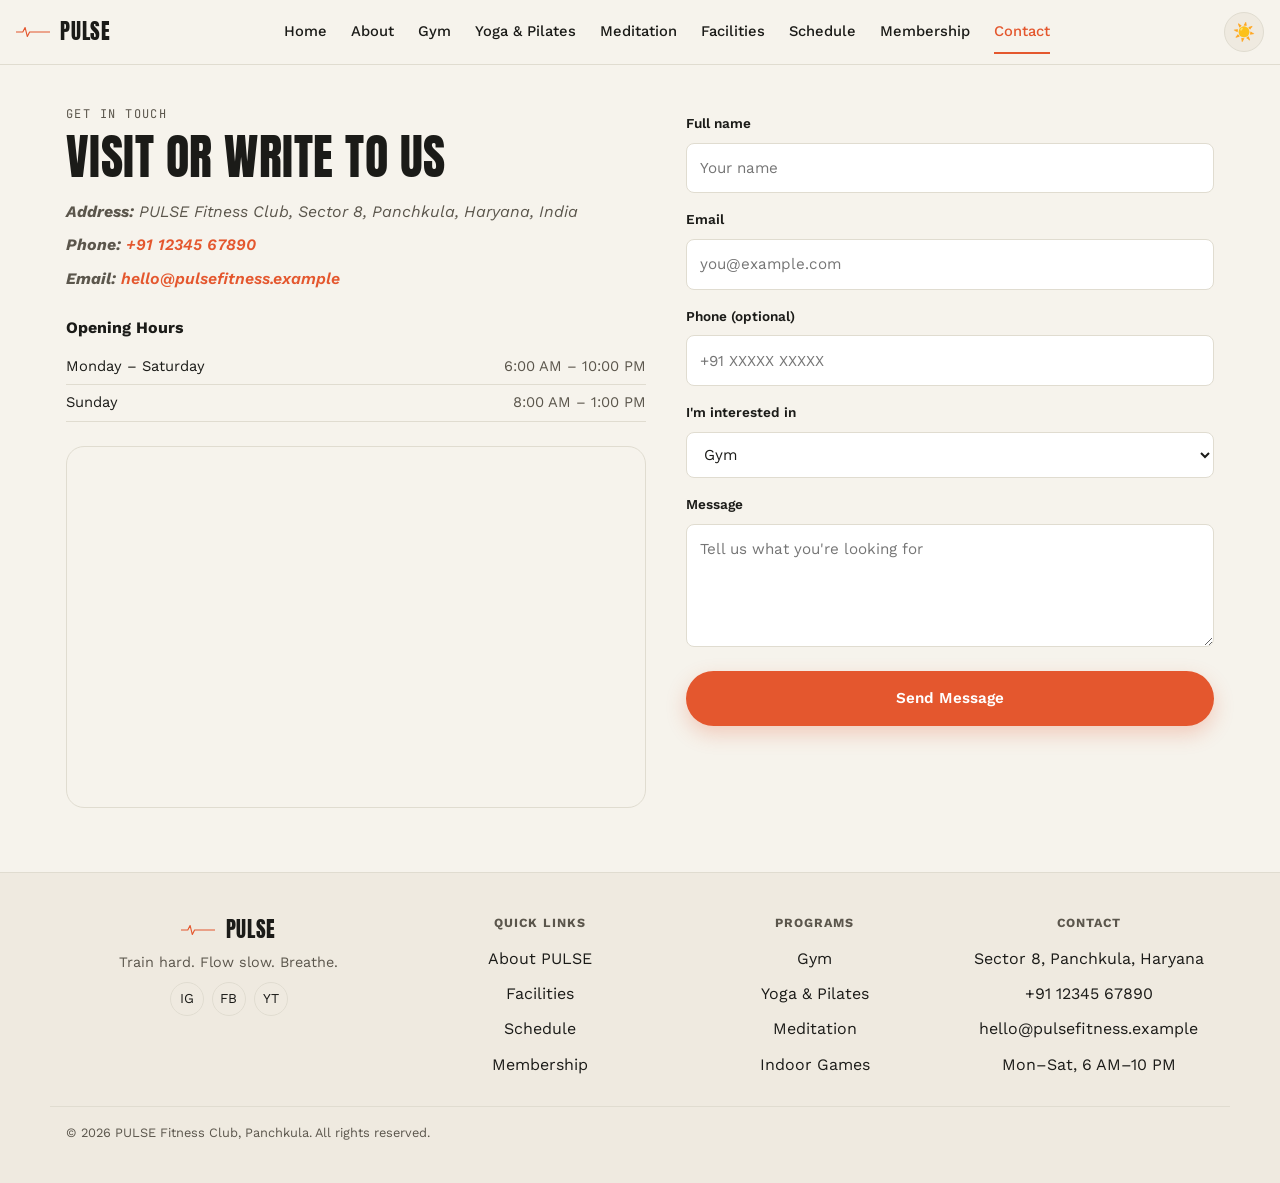
<file: contact.html>
<!DOCTYPE html>
<html lang="en">
<head>
  <meta charset="UTF-8">
  <meta name="viewport" content="width=device-width, initial-scale=1.0">
  <title>Contact | PULSE Fitness Club, Panchkula</title>
  <meta name="description" content="Visit, call or write to PULSE Fitness Club, Sector 8, Panchkula.">

  <link rel="preconnect" href="https://fonts.googleapis.com">
  <link rel="preconnect" href="https://fonts.gstatic.com" crossorigin>
  <link href="https://fonts.googleapis.com/css2?family=Anton&family=JetBrains+Mono:wght@400;600&family=Work+Sans:wght@400;500;600;700&display=swap" rel="stylesheet">

  <link rel="stylesheet" href="css/style.css">
  <link rel="icon" href="data:image/svg+xml,%3Csvg xmlns='http://www.w3.org/2000/svg' viewBox='0 0 24 24'%3E%3Cpath fill='%23E4572E' d='M2 12h4l2-7 4 14 3-9 2 2h5' stroke='%23E4572E' stroke-width='2' fill='none'/%3E%3C/svg%3E">
</head>
<body>

  <a class="skip-link" href="#main">Skip to content</a>

  <header class="site-header">
    <nav class="navbar" aria-label="Primary">
      <a href="index.html" class="logo">
        <svg class="logo-pulse" viewBox="0 0 60 20" aria-hidden="true">
          <polyline points="0,10 12,10 16,2 20,18 24,10 60,10" />
        </svg>
        PULSE
      </a>
      <button class="nav-toggle" id="navToggle" aria-expanded="false" aria-controls="navLinks" aria-label="Open menu">
        <span></span><span></span><span></span>
      </button>
      <ul class="nav-links" id="navLinks">
        <li><a href="index.html" class="nav-link">Home</a></li>
        <li><a href="about.html" class="nav-link">About</a></li>
        <li><a href="gym.html" class="nav-link">Gym</a></li>
        <li><a href="yoga.html" class="nav-link">Yoga &amp; Pilates</a></li>
        <li><a href="meditation.html" class="nav-link">Meditation</a></li>
        <li><a href="facilities.html" class="nav-link">Facilities</a></li>
        <li><a href="schedule.html" class="nav-link">Schedule</a></li>
        <li><a href="membership.html" class="nav-link">Membership</a></li>
        <li><a href="contact.html" class="nav-link is-active">Contact</a></li>
      </ul>
      <button class="theme-toggle" id="themeToggle" aria-label="Switch to night mode">
        <span class="theme-icon" aria-hidden="true">☀️</span>
      </button>
    </nav>
  </header>

  <main id="main">

    <section class="section section-neutral" aria-labelledby="contact-heading" style="padding-top: var(--space-4);">
      <div class="container contact-grid">
        <div>
          <p class="eyebrow mono">Get in touch</p>
          <h1 id="contact-heading" class="section-title">VISIT OR WRITE TO US</h1>
          <address class="contact-details">
            <p><strong>Address:</strong> PULSE Fitness Club, Sector 8, Panchkula, Haryana, India</p>
            <p><strong>Phone:</strong> <a href="tel:+911234567890">+91 12345 67890</a></p>
            <p><strong>Email:</strong> <a href="mailto:hello@pulsefitness.example">hello@pulsefitness.example</a></p>
          </address>

          <div class="contact-hours">
            <h3 style="font-size:1rem; margin-bottom: var(--space-1);">Opening Hours</h3>
            <table>
              <tr><td>Monday &ndash; Saturday</td><td>6:00 AM &ndash; 10:00 PM</td></tr>
              <tr><td>Sunday</td><td>8:00 AM &ndash; 1:00 PM</td></tr>
            </table>
          </div>

          <div class="map-frame">
            <iframe
              src="https://www.google.com/maps?q=Sector+8,+Panchkula,+Haryana&output=embed"
              loading="lazy"
              referrerpolicy="no-referrer-when-downgrade"
              title="Map showing PULSE Fitness Club location in Sector 8, Panchkula"></iframe>
          </div>
        </div>

        <!-- Contact form. Uses HTML5 'required' + our JS shows a confirmation
             message instead of actually submitting (no backend here). -->
        <form class="contact-form" id="contactForm" novalidate>
          <label for="name">Full name</label>
          <input type="text" id="name" name="name" placeholder="Your name" required>

          <label for="email">Email</label>
          <input type="email" id="email" name="email" placeholder="you@example.com" required>

          <label for="phone">Phone (optional)</label>
          <input type="tel" id="phone" name="phone" placeholder="+91 XXXXX XXXXX">

          <label for="interest">I'm interested in</label>
          <select id="interest" name="interest">
            <option value="gym">Gym</option>
            <option value="yoga">Yoga &amp; Pilates</option>
            <option value="meditation">Meditation</option>
            <option value="games">Indoor Games</option>
            <option value="all">All Access</option>
          </select>

          <label for="message">Message</label>
          <textarea id="message" name="message" rows="4" placeholder="Tell us what you're looking for"></textarea>

          <button type="submit" class="btn btn-primary btn-block">Send Message</button>

          <!-- Filled in by JS after "submit" -->
          <p class="form-status" id="formStatus" role="status" aria-live="polite"></p>
        </form>
      </div>
    </section>

  </main>

  <footer class="site-footer">
    <div class="container footer-grid">
      <div class="footer-col footer-about">
        <p class="logo" style="justify-content:center;">
          <svg class="logo-pulse" viewBox="0 0 60 20" aria-hidden="true">
            <polyline points="0,10 12,10 16,2 20,18 24,10 60,10" />
          </svg>
          PULSE
        </p>
        <p class="footer-tagline">Train hard. Flow slow. Breathe.</p>
        <div class="footer-social">
          <a href="#" aria-label="PULSE on Instagram">IG</a>
          <a href="#" aria-label="PULSE on Facebook">FB</a>
          <a href="#" aria-label="PULSE on YouTube">YT</a>
        </div>
      </div>
      <nav class="footer-col" aria-label="Quick links">
        <h4>Quick Links</h4>
        <ul>
          <li><a href="about.html">About PULSE</a></li>
          <li><a href="facilities.html">Facilities</a></li>
          <li><a href="schedule.html">Schedule</a></li>
          <li><a href="membership.html">Membership</a></li>
        </ul>
      </nav>
      <nav class="footer-col" aria-label="Programs">
        <h4>Programs</h4>
        <ul>
          <li><a href="gym.html">Gym</a></li>
          <li><a href="yoga.html">Yoga &amp; Pilates</a></li>
          <li><a href="meditation.html">Meditation</a></li>
          <li><a href="facilities.html#games">Indoor Games</a></li>
        </ul>
      </nav>
      <div class="footer-col">
        <h4>Contact</h4>
        <ul>
          <li>Sector 8, Panchkula, Haryana</li>
          <li><a href="tel:+911234567890">+91 12345 67890</a></li>
          <li><a href="mailto:hello@pulsefitness.example">hello@pulsefitness.example</a></li>
          <li>Mon&ndash;Sat, 6 AM&ndash;10 PM</li>
        </ul>
      </div>
    </div>
    <div class="container footer-bottom">
      &copy; 2026 PULSE Fitness Club, Panchkula. All rights reserved.
    </div>
  </footer>

  <script src="js/script.js"></script>
</body>
</html>
</file>
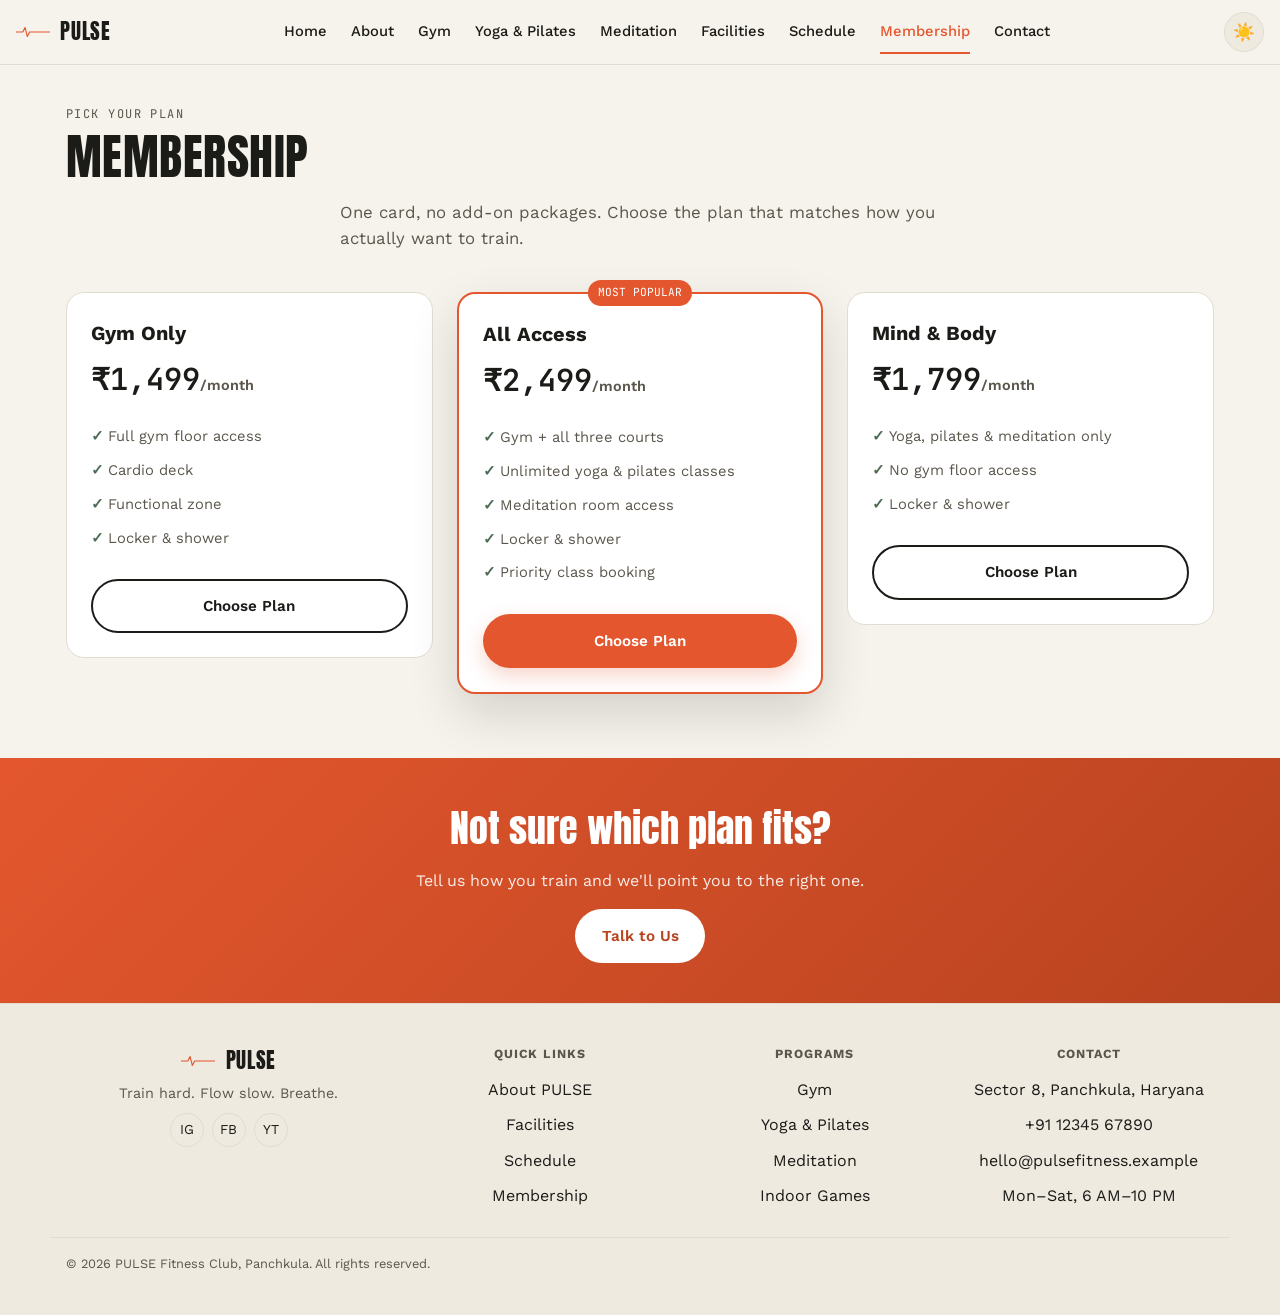
<file: membership.html>
<!DOCTYPE html>
<html lang="en">
<head>
  <meta charset="UTF-8">
  <meta name="viewport" content="width=device-width, initial-scale=1.0">
  <title>Membership | PULSE Fitness Club, Panchkula</title>
  <meta name="description" content="Membership plans at PULSE Fitness Club, Panchkula.">

  <link rel="preconnect" href="https://fonts.googleapis.com">
  <link rel="preconnect" href="https://fonts.gstatic.com" crossorigin>
  <link href="https://fonts.googleapis.com/css2?family=Anton&family=JetBrains+Mono:wght@400;600&family=Work+Sans:wght@400;500;600;700&display=swap" rel="stylesheet">

  <link rel="stylesheet" href="css/style.css">
  <link rel="icon" href="data:image/svg+xml,%3Csvg xmlns='http://www.w3.org/2000/svg' viewBox='0 0 24 24'%3E%3Cpath fill='%23E4572E' d='M2 12h4l2-7 4 14 3-9 2 2h5' stroke='%23E4572E' stroke-width='2' fill='none'/%3E%3C/svg%3E">
</head>
<body>

  <a class="skip-link" href="#main">Skip to content</a>

  <header class="site-header">
    <nav class="navbar" aria-label="Primary">
      <a href="index.html" class="logo">
        <svg class="logo-pulse" viewBox="0 0 60 20" aria-hidden="true">
          <polyline points="0,10 12,10 16,2 20,18 24,10 60,10" />
        </svg>
        PULSE
      </a>
      <button class="nav-toggle" id="navToggle" aria-expanded="false" aria-controls="navLinks" aria-label="Open menu">
        <span></span><span></span><span></span>
      </button>
      <ul class="nav-links" id="navLinks">
        <li><a href="index.html" class="nav-link">Home</a></li>
        <li><a href="about.html" class="nav-link">About</a></li>
        <li><a href="gym.html" class="nav-link">Gym</a></li>
        <li><a href="yoga.html" class="nav-link">Yoga &amp; Pilates</a></li>
        <li><a href="meditation.html" class="nav-link">Meditation</a></li>
        <li><a href="facilities.html" class="nav-link">Facilities</a></li>
        <li><a href="schedule.html" class="nav-link">Schedule</a></li>
        <li><a href="membership.html" class="nav-link is-active">Membership</a></li>
        <li><a href="contact.html" class="nav-link">Contact</a></li>
      </ul>
      <button class="theme-toggle" id="themeToggle" aria-label="Switch to night mode">
        <span class="theme-icon" aria-hidden="true">☀️</span>
      </button>
    </nav>
  </header>

  <main id="main">

    <section class="section section-neutral" aria-labelledby="mem-heading" style="padding-top: var(--space-4);">
      <div class="container">
        <p class="eyebrow mono">Pick your plan</p>
        <h1 id="mem-heading" class="section-title">MEMBERSHIP</h1>
        <p class="section-lead">One card, no add-on packages. Choose the plan that matches how you actually want to train.</p>

        <div class="plans-grid">
          <article class="plan-card">
            <h3>Gym Only</h3>
            <p class="plan-price mono">₹1,499<span>/month</span></p>
            <ul class="plan-list">
              <li>Full gym floor access</li>
              <li>Cardio deck</li>
              <li>Functional zone</li>
              <li>Locker &amp; shower</li>
            </ul>
            <a href="contact.html" class="btn btn-ghost btn-block">Choose Plan</a>
          </article>

          <article class="plan-card plan-featured">
            <p class="plan-badge mono">MOST POPULAR</p>
            <h3>All Access</h3>
            <p class="plan-price mono">₹2,499<span>/month</span></p>
            <ul class="plan-list">
              <li>Gym + all three courts</li>
              <li>Unlimited yoga &amp; pilates classes</li>
              <li>Meditation room access</li>
              <li>Locker &amp; shower</li>
              <li>Priority class booking</li>
            </ul>
            <a href="contact.html" class="btn btn-primary btn-block">Choose Plan</a>
          </article>

          <article class="plan-card">
            <h3>Mind &amp; Body</h3>
            <p class="plan-price mono">₹1,799<span>/month</span></p>
            <ul class="plan-list">
              <li>Yoga, pilates &amp; meditation only</li>
              <li>No gym floor access</li>
              <li>Locker &amp; shower</li>
            </ul>
            <a href="contact.html" class="btn btn-ghost btn-block">Choose Plan</a>
          </article>
        </div>
      </div>
    </section>

    <section class="cta-banner">
      <div class="container">
        <h2>Not sure which plan fits?</h2>
        <p>Tell us how you train and we'll point you to the right one.</p>
        <div class="hero-actions">
          <a href="contact.html" class="btn btn-primary">Talk to Us</a>
        </div>
      </div>
    </section>

  </main>

  <footer class="site-footer">
    <div class="container footer-grid">
      <div class="footer-col footer-about">
        <p class="logo" style="justify-content:center;">
          <svg class="logo-pulse" viewBox="0 0 60 20" aria-hidden="true">
            <polyline points="0,10 12,10 16,2 20,18 24,10 60,10" />
          </svg>
          PULSE
        </p>
        <p class="footer-tagline">Train hard. Flow slow. Breathe.</p>
        <div class="footer-social">
          <a href="#" aria-label="PULSE on Instagram">IG</a>
          <a href="#" aria-label="PULSE on Facebook">FB</a>
          <a href="#" aria-label="PULSE on YouTube">YT</a>
        </div>
      </div>
      <nav class="footer-col" aria-label="Quick links">
        <h4>Quick Links</h4>
        <ul>
          <li><a href="about.html">About PULSE</a></li>
          <li><a href="facilities.html">Facilities</a></li>
          <li><a href="schedule.html">Schedule</a></li>
          <li><a href="membership.html">Membership</a></li>
        </ul>
      </nav>
      <nav class="footer-col" aria-label="Programs">
        <h4>Programs</h4>
        <ul>
          <li><a href="gym.html">Gym</a></li>
          <li><a href="yoga.html">Yoga &amp; Pilates</a></li>
          <li><a href="meditation.html">Meditation</a></li>
          <li><a href="facilities.html#games">Indoor Games</a></li>
        </ul>
      </nav>
      <div class="footer-col">
        <h4>Contact</h4>
        <ul>
          <li>Sector 8, Panchkula, Haryana</li>
          <li><a href="tel:+911234567890">+91 12345 67890</a></li>
          <li><a href="mailto:hello@pulsefitness.example">hello@pulsefitness.example</a></li>
          <li>Mon&ndash;Sat, 6 AM&ndash;10 PM</li>
        </ul>
      </div>
    </div>
    <div class="container footer-bottom">
      &copy; 2026 PULSE Fitness Club, Panchkula. All rights reserved.
    </div>
  </footer>

  <script src="js/script.js"></script>
</body>
</html>
</file>
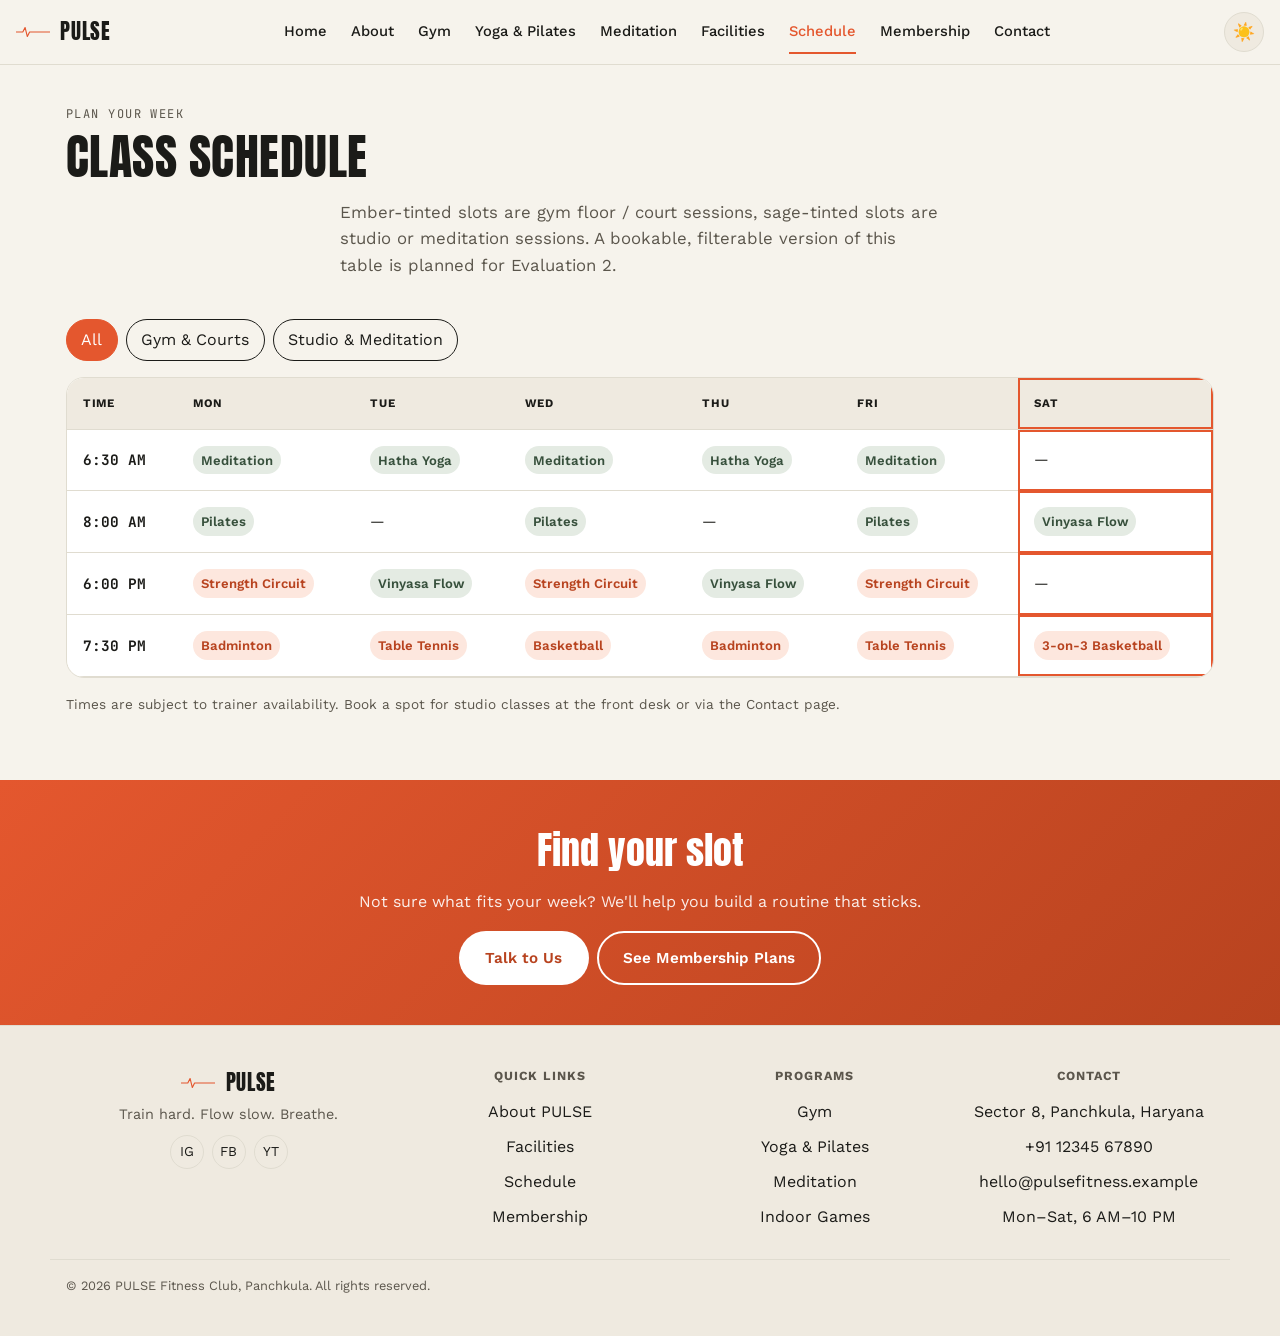
<file: schedule.html>
<!DOCTYPE html>
<html lang="en">
<head>
  <meta charset="UTF-8">
  <meta name="viewport" content="width=device-width, initial-scale=1.0">
  <title>Class Schedule | PULSE Fitness Club, Panchkula</title>
  <meta name="description" content="Weekly class schedule at PULSE Fitness Club, Panchkula.">

  <link rel="preconnect" href="https://fonts.googleapis.com">
  <link rel="preconnect" href="https://fonts.gstatic.com" crossorigin>
  <link href="https://fonts.googleapis.com/css2?family=Anton&family=JetBrains+Mono:wght@400;600&family=Work+Sans:wght@400;500;600;700&display=swap" rel="stylesheet">

  <link rel="stylesheet" href="css/style.css">
  <link rel="icon" href="data:image/svg+xml,%3Csvg xmlns='http://www.w3.org/2000/svg' viewBox='0 0 24 24'%3E%3Cpath fill='%23E4572E' d='M2 12h4l2-7 4 14 3-9 2 2h5' stroke='%23E4572E' stroke-width='2' fill='none'/%3E%3C/svg%3E">
</head>
<body>

  <a class="skip-link" href="#main">Skip to content</a>

  <header class="site-header">
    <nav class="navbar" aria-label="Primary">
      <a href="index.html" class="logo">
        <svg class="logo-pulse" viewBox="0 0 60 20" aria-hidden="true">
          <polyline points="0,10 12,10 16,2 20,18 24,10 60,10" />
        </svg>
        PULSE
      </a>
      <button class="nav-toggle" id="navToggle" aria-expanded="false" aria-controls="navLinks" aria-label="Open menu">
        <span></span><span></span><span></span>
      </button>
      <ul class="nav-links" id="navLinks">
        <li><a href="index.html" class="nav-link">Home</a></li>
        <li><a href="about.html" class="nav-link">About</a></li>
        <li><a href="gym.html" class="nav-link">Gym</a></li>
        <li><a href="yoga.html" class="nav-link">Yoga &amp; Pilates</a></li>
        <li><a href="meditation.html" class="nav-link">Meditation</a></li>
        <li><a href="facilities.html" class="nav-link">Facilities</a></li>
        <li><a href="schedule.html" class="nav-link is-active">Schedule</a></li>
        <li><a href="membership.html" class="nav-link">Membership</a></li>
        <li><a href="contact.html" class="nav-link">Contact</a></li>
      </ul>
      <button class="theme-toggle" id="themeToggle" aria-label="Switch to night mode">
        <span class="theme-icon" aria-hidden="true">☀️</span>
      </button>
    </nav>
  </header>

  <main id="main">

    <section class="section section-neutral" aria-labelledby="sched-heading" style="padding-top: var(--space-4);">
      <div class="container">
        <p class="eyebrow mono">Plan your week</p>
        <h1 id="sched-heading" class="section-title">CLASS SCHEDULE</h1>
        <p class="section-lead">
          Ember-tinted slots are gym floor / court sessions, sage-tinted slots
          are studio or meditation sessions. A bookable, filterable version of
          this table is planned for Evaluation 2.
        </p>

        <div class="table-wrap">
          <table class="schedule-table">
            <caption class="sr-only">Weekly class schedule for PULSE Fitness Club, Panchkula</caption>
            <thead>
              <tr>
                <th scope="col">Time</th>
                <th scope="col">Mon</th>
                <th scope="col">Tue</th>
                <th scope="col">Wed</th>
                <th scope="col">Thu</th>
                <th scope="col">Fri</th>
                <th scope="col">Sat</th>
              </tr>
            </thead>
            <tbody>
              <tr>
                <th scope="row" class="mono">6:30 AM</th>
                <td><span class="slot-calm">Meditation</span></td>
                <td><span class="slot-calm">Hatha Yoga</span></td>
                <td><span class="slot-calm">Meditation</span></td>
                <td><span class="slot-calm">Hatha Yoga</span></td>
                <td><span class="slot-calm">Meditation</span></td>
                <td>&mdash;</td>
              </tr>
              <tr>
                <th scope="row" class="mono">8:00 AM</th>
                <td><span class="slot-calm">Pilates</span></td>
                <td>&mdash;</td>
                <td><span class="slot-calm">Pilates</span></td>
                <td>&mdash;</td>
                <td><span class="slot-calm">Pilates</span></td>
                <td><span class="slot-calm">Vinyasa Flow</span></td>
              </tr>
              <tr>
                <th scope="row" class="mono">6:00 PM</th>
                <td><span class="slot-energy">Strength Circuit</span></td>
                <td><span class="slot-calm">Vinyasa Flow</span></td>
                <td><span class="slot-energy">Strength Circuit</span></td>
                <td><span class="slot-calm">Vinyasa Flow</span></td>
                <td><span class="slot-energy">Strength Circuit</span></td>
                <td>&mdash;</td>
              </tr>
              <tr>
                <th scope="row" class="mono">7:30 PM</th>
                <td><span class="slot-energy">Badminton</span></td>
                <td><span class="slot-energy">Table Tennis</span></td>
                <td><span class="slot-energy">Basketball</span></td>
                <td><span class="slot-energy">Badminton</span></td>
                <td><span class="slot-energy">Table Tennis</span></td>
                <td><span class="slot-energy">3-on-3 Basketball</span></td>
              </tr>
            </tbody>
          </table>
        </div>
        <p class="schedule-note">Times are subject to trainer availability. Book a spot for studio classes at the front desk or via the Contact page.</p>
      </div>
    </section>

    <section class="cta-banner">
      <div class="container">
        <h2>Find your slot</h2>
        <p>Not sure what fits your week? We'll help you build a routine that sticks.</p>
        <div class="hero-actions">
          <a href="contact.html" class="btn btn-primary">Talk to Us</a>
          <a href="membership.html" class="btn btn-ghost">See Membership Plans</a>
        </div>
      </div>
    </section>

  </main>

  <footer class="site-footer">
    <div class="container footer-grid">
      <div class="footer-col footer-about">
        <p class="logo" style="justify-content:center;">
          <svg class="logo-pulse" viewBox="0 0 60 20" aria-hidden="true">
            <polyline points="0,10 12,10 16,2 20,18 24,10 60,10" />
          </svg>
          PULSE
        </p>
        <p class="footer-tagline">Train hard. Flow slow. Breathe.</p>
        <div class="footer-social">
          <a href="#" aria-label="PULSE on Instagram">IG</a>
          <a href="#" aria-label="PULSE on Facebook">FB</a>
          <a href="#" aria-label="PULSE on YouTube">YT</a>
        </div>
      </div>
      <nav class="footer-col" aria-label="Quick links">
        <h4>Quick Links</h4>
        <ul>
          <li><a href="about.html">About PULSE</a></li>
          <li><a href="facilities.html">Facilities</a></li>
          <li><a href="schedule.html">Schedule</a></li>
          <li><a href="membership.html">Membership</a></li>
        </ul>
      </nav>
      <nav class="footer-col" aria-label="Programs">
        <h4>Programs</h4>
        <ul>
          <li><a href="gym.html">Gym</a></li>
          <li><a href="yoga.html">Yoga &amp; Pilates</a></li>
          <li><a href="meditation.html">Meditation</a></li>
          <li><a href="facilities.html#games">Indoor Games</a></li>
        </ul>
      </nav>
      <div class="footer-col">
        <h4>Contact</h4>
        <ul>
          <li>Sector 8, Panchkula, Haryana</li>
          <li><a href="tel:+911234567890">+91 12345 67890</a></li>
          <li><a href="mailto:hello@pulsefitness.example">hello@pulsefitness.example</a></li>
          <li>Mon&ndash;Sat, 6 AM&ndash;10 PM</li>
        </ul>
      </div>
    </div>
    <div class="container footer-bottom">
      &copy; 2026 PULSE Fitness Club, Panchkula. All rights reserved.
    </div>
  </footer>

  <script src="js/script.js"></script>
</body>
</file>
<file: css/style.css>
/* ==============================================================
   PULSE FITNESS CLUB — STYLESHEET
   Written mobile-first: every rule below is written for a phone
   screen first, then widened for tablet / laptop with the two
   @media blocks near the bottom of the file. Read top to bottom:

   1. Design tokens (colors, fonts, spacing) as CSS variables
   2. Reset / base
   3. Reusable helpers (container, buttons, tags, icons)
   4. Header / navigation (shared across every page)
   5. Hero
   6. Stats strip
   7. Section layout + feature grids
   8. Pulse divider (signature element)
   9. About PULSE
   10. Why Choose PULSE
   11. Yoga / meditation layouts
   12. Facilities grid
   13. Trainers
   14. Schedule table
   15. Membership cards
   16. Gallery (CSS-only masonry)
   17. Testimonials
   18. FAQ (native <details>, no JS needed)
   19. Contact
   20. CTA banner
   21. Footer
   22. Media queries (tablet, desktop)

   NOTE: every page (index.html, about.html, gym.html, yoga.html,
   meditation.html, facilities.html, schedule.html, membership.html,
   contact.html) links to this one file, so a change here updates
   the whole site at once.
   ============================================================== */

/* --------------------------------------------------------------
   1. DESIGN TOKENS
   Two themes live here: the default (day) theme on :root, and a
   night theme applied when <body data-theme="dark">. JS just
   flips that one attribute — every color below updates itself.
   -------------------------------------------------------------- */
:root {
  /* Day theme */
  --bg: #F6F3EC;          /* warm chalk-white page background */
  --surface: #FFFFFF;     /* cards / raised surfaces */
  --surface-alt: #EFEAE0; /* slightly darker surface, for calm sections */
  --text: #1B1B18;
  --text-muted: #5B564C;
  --line: #E0DCD0;

  --ember: #E4572E;       /* energy accent: gym / indoor games */
  --ember-dark: #B8431F;
  --ember-soft: #FDE7DE;  /* light ember wash, used behind icons on day theme */
  --sage: #4C6B54;        /* calm accent: yoga / pilates / meditation */
  --sage-dark: #37503C;
  --sage-soft: #E4EBE3;

  --gold: #C79A3C;        /* small third accent used sparingly for star ratings / badges */

  /* Typography */
  --font-display: 'Anton', sans-serif;
  --font-body: 'Work Sans', sans-serif;
  --font-mono: 'JetBrains Mono', monospace;

  /* Spacing scale (mobile-first, tightened for small screens) */
  --space-1: 0.5rem;
  --space-2: 1rem;
  --space-3: 1.5rem;
  --space-4: 2.5rem;
  --space-5: 4rem;

  --radius: 10px;
  --radius-lg: 18px;
  --shadow: 0 10px 30px rgba(0,0,0,0.08);
  --shadow-lg: 0 20px 50px rgba(0,0,0,0.14);

  --nav-height: 64px;
}

/* Night theme overrides — same variable names, new values */
body[data-theme="dark"] {
  --bg: #14140F;
  --surface: #1D1D16;
  --surface-alt: #191912;
  --text: #F3F1E7;
  --text-muted: #A7A290;
  --line: #2C2C22;

  --ember: #FF7A4D;
  --ember-dark: #FF9B72;
  --ember-soft: #3A241C;
  --sage: #7FA88A;
  --sage-dark: #9EC4AA;
  --sage-soft: #22291F;

  --gold: #E0B85C;

  --shadow: 0 10px 30px rgba(0,0,0,0.4);
  --shadow-lg: 0 20px 50px rgba(0,0,0,0.55);
}

/* --------------------------------------------------------------
   2. RESET / BASE
   -------------------------------------------------------------- */
* {
  margin: 0;
  padding: 0;
  box-sizing: border-box;
}

html {
  scroll-behavior: smooth;
  scroll-padding-top: var(--nav-height);
}

body {
  background: var(--bg);
  color: var(--text);
  font-family: var(--font-body);
  line-height: 1.6;
  transition: background 0.3s ease, color 0.3s ease;
  /* Mobile-first: everything centers by default; sections that need
     left-aligned text opt back in with .text-left where declared. */
  text-align: center;
}

img { max-width: 100%; display: block; margin-inline: auto; }

a { color: inherit; text-decoration: none; }

ul { list-style: none; }

button, input, select, textarea { font: inherit; }

@media (prefers-reduced-motion: reduce) {
  html { scroll-behavior: auto; }
  * { animation-duration: 0.01ms !important; transition-duration: 0.01ms !important; }
}

a:focus-visible,
button:focus-visible,
input:focus-visible,
textarea:focus-visible,
select:focus-visible,
summary:focus-visible {
  outline: 3px solid var(--ember);
  outline-offset: 2px;
}

.skip-link {
  position: absolute;
  left: -999px;
  top: 0;
  background: var(--ember);
  color: #fff;
  padding: var(--space-1) var(--space-2);
  z-index: 200;
}
.skip-link:focus { left: var(--space-1); top: var(--space-1); }

.sr-only {
  position: absolute;
  width: 1px; height: 1px;
  overflow: hidden;
  clip: rect(0 0 0 0);
}

/* --------------------------------------------------------------
   3. REUSABLE HELPERS
   -------------------------------------------------------------- */
.container {
  width: 100%;
  max-width: 1180px;
  margin-inline: auto;
  padding-inline: var(--space-2);
}

/* Content blocks default to centered text on mobile (see body rule);
   from tablet up, most body copy reads better left-aligned, so
   .section-lead / cards opt in via this class at the tablet media
   query below. Kept as one flag here so it's easy to find. */
.text-left { text-align: left; }

.mono { font-family: var(--font-mono); }
.accent-ember { color: var(--ember); }
.accent-sage { color: var(--sage); }

.eyebrow {
  text-transform: uppercase;
  letter-spacing: 0.12em;
  font-size: 0.75rem;
  color: var(--text-muted);
  margin-bottom: var(--space-1);
}

.section-title {
  font-family: var(--font-display);
  font-weight: 400;
  letter-spacing: 0.01em;
  font-size: clamp(1.9rem, 6vw, 3rem);
  line-height: 1.05;
  margin-bottom: var(--space-2);
}

.section-lead {
  max-width: 60ch;
  margin-inline: auto;
  color: var(--text-muted);
  margin-bottom: var(--space-4);
  font-size: 1.05rem;
}

/* Buttons */
.btn {
  display: inline-block;
  padding: 0.85em 1.6em;
  border-radius: 999px;
  font-weight: 600;
  font-size: 0.95rem;
  border: 2px solid transparent;
  cursor: pointer;
  transition: transform 0.15s ease, background 0.2s ease, color 0.2s ease, box-shadow 0.2s ease;
}
.btn:hover { transform: translateY(-2px); }

.btn-primary {
  background: var(--ember);
  color: #fff;
  box-shadow: 0 8px 20px rgba(228,87,46,0.25);
}
.btn-primary:hover { background: var(--ember-dark); }

.btn-ghost {
  background: transparent;
  border-color: currentColor;
  color: var(--text);
}
body[data-theme="dark"] .btn-ghost { color: var(--text); }

.btn-sage {
  background: var(--sage);
  color: #fff;
}
.btn-sage:hover { background: var(--sage-dark); }

.btn-block { display: block; width: 100%; text-align: center; }

.tag-list { display: flex; flex-wrap: wrap; gap: var(--space-1); justify-content: center; }
.tag-list li {
  font-size: 0.8rem;
  font-family: var(--font-mono);
  background: var(--surface-alt);
  border: 1px solid var(--line);
  padding: 0.3em 0.7em;
  border-radius: 999px;
}

/* Round icon wrapper used across gym / facilities / why-choose cards */
.icon-badge {
  width: 52px;
  height: 52px;
  border-radius: 50%;
  display: grid;
  place-items: center;
  margin-inline: auto;
  margin-bottom: var(--space-2);
  font-size: 1.4rem;
  background: var(--ember-soft);
  color: var(--ember-dark);
}
body[data-theme="dark"] .icon-badge { color: var(--ember); }
.icon-badge.is-sage { background: var(--sage-soft); color: var(--sage-dark); }
body[data-theme="dark"] .icon-badge.is-sage { color: var(--sage); }

/* --------------------------------------------------------------
   4. HEADER / NAVIGATION (identical markup on every page; the
   current page's tab gets .is-active added directly in the HTML)
   -------------------------------------------------------------- */
.site-header {
  position: sticky;
  top: 0;
  z-index: 100;
  background: var(--bg);
  border-bottom: 1px solid var(--line);
}

.navbar {
  height: var(--nav-height);
  display: flex;
  align-items: center;
  justify-content: space-between;
  padding-inline: var(--space-2);
}

.logo {
  display: flex;
  align-items: center;
  gap: 0.5em;
  font-family: var(--font-display);
  font-size: 1.3rem;
  letter-spacing: 0.03em;
}

.logo-pulse { width: 34px; height: 14px; }
.logo-pulse polyline {
  fill: none;
  stroke: var(--ember);
  stroke-width: 2;
  stroke-linecap: round;
  stroke-linejoin: round;
}

.nav-toggle {
  display: flex;
  flex-direction: column;
  justify-content: space-between;
  width: 26px;
  height: 18px;
  background: none;
  border: none;
  cursor: pointer;
  order: 3;
}
.nav-toggle span {
  display: block;
  height: 2px;
  width: 100%;
  background: var(--text);
  border-radius: 2px;
  transition: transform 0.25s ease, opacity 0.25s ease;
}
body.nav-open .nav-toggle span:nth-child(1) { transform: translateY(8px) rotate(45deg); }
body.nav-open .nav-toggle span:nth-child(2) { opacity: 0; }
body.nav-open .nav-toggle span:nth-child(3) { transform: translateY(-8px) rotate(-45deg); }

.nav-links {
  position: fixed;
  top: var(--nav-height);
  left: 0;
  right: 0;
  max-height: calc(100vh - var(--nav-height));
  overflow-y: auto;
  background: var(--bg);
  border-bottom: 1px solid var(--line);
  display: flex;
  flex-direction: column;
  padding: var(--space-2);
  transform: translateY(-8px);
  opacity: 0;
  pointer-events: none;
  transition: transform 0.2s ease, opacity 0.2s ease;
}
body.nav-open .nav-links {
  transform: translateY(0);
  opacity: 1;
  pointer-events: auto;
}
.nav-link {
  display: block;
  padding: 0.75em 0.25em;
  font-weight: 500;
  border-bottom: 1px solid var(--line);
}
.nav-link:last-child { border-bottom: none; }
.nav-link.is-active { color: var(--ember); }

.theme-toggle {
  background: var(--surface-alt);
  border: 1px solid var(--line);
  width: 40px;
  height: 40px;
  border-radius: 50%;
  display: grid;
  place-items: center;
  cursor: pointer;
  font-size: 1.1rem;
  order: 2;
}

/* --------------------------------------------------------------
   5. HERO
   -------------------------------------------------------------- */
.hero {
  position: relative;
  min-height: 94vh;
  display: flex;
  align-items: center;
  justify-content: center;
  overflow: hidden;
}
.hero-bg {
  position: absolute;
  inset: 0;
  width: 100%;
  height: 100%;
  object-fit: cover;
  margin: 0;
}
.hero-overlay {
  position: absolute;
  inset: 0;
  background:
    linear-gradient(180deg, rgba(10,10,8,0.55) 0%, rgba(10,10,8,0.55) 40%, rgba(10,10,8,0.92) 100%),
    linear-gradient(90deg, rgba(10,10,8,0.35) 0%, rgba(10,10,8,0.05) 50%, rgba(10,10,8,0.35) 100%);
}
.hero-content {
  position: relative;
  color: #fff;
  padding-block: var(--space-5);
  /* mobile-first: centered, matches the rest of the page */
}
.hero-content .eyebrow {
  color: rgba(255,255,255,0.8);
  display: inline-flex;
  align-items: center;
  gap: 0.5em;
  justify-content: center;
}
.hero-content .eyebrow::before {
  content: '';
  width: 6px; height: 6px;
  border-radius: 50%;
  background: var(--ember);
  display: inline-block;
}
.hero-title {
  font-family: var(--font-display);
  font-weight: 400;
  font-size: clamp(2.6rem, 12vw, 5.5rem);
  line-height: 0.98;
  margin-bottom: var(--space-2);
}
.hero-sub {
  max-width: 46ch;
  margin-inline: auto;
  color: rgba(255,255,255,0.85);
  margin-bottom: var(--space-3);
}
.hero-actions {
  display: flex;
  flex-wrap: wrap;
  gap: var(--space-1);
  justify-content: center;
}
.hero-actions .btn-ghost { color: #fff; }

.scroll-cue {
  position: absolute;
  bottom: var(--space-3);
  left: 50%;
  transform: translateX(-50%);
  display: flex;
  flex-direction: column;
  align-items: center;
  gap: 0.4em;
  color: rgba(255,255,255,0.85);
  font-size: 0.7rem;
  text-transform: uppercase;
  letter-spacing: 0.15em;
}
.scroll-cue .arrow {
  font-size: 1.2rem;
  animation: bob 1.8s ease-in-out infinite;
}
@keyframes bob {
  0%, 100% { transform: translateY(0); }
  50% { transform: translateY(6px); }
}

/* --------------------------------------------------------------
   6. STATS STRIP
   -------------------------------------------------------------- */
.stats-strip {
  background: var(--surface);
  border-bottom: 1px solid var(--line);
  padding-block: var(--space-3);
}
.stats-grid {
  display: grid;
  grid-template-columns: repeat(2, 1fr);
  gap: var(--space-2);
  text-align: center;
}
.stat-num { display: block; font-size: 1.6rem; font-weight: 600; }
.stat-label {
  font-size: 0.8rem;
  text-transform: uppercase;
  letter-spacing: 0.06em;
  color: var(--text-muted);
}

/* --------------------------------------------------------------
   7. SECTION LAYOUT + FEATURE GRID
   -------------------------------------------------------------- */
.section { padding-block: var(--space-5); }

.section-energy   { background: var(--bg); }
.section-calm     { background: var(--surface); }
.section-calm-alt { background: var(--surface-alt); }
.section-neutral  { background: var(--bg); }

.feature-grid {
  display: grid;
  grid-template-columns: 1fr;
  gap: var(--space-3);
}
.feature-card {
  background: var(--surface);
  border: 1px solid var(--line);
  border-radius: var(--radius-lg);
  overflow: hidden;
  transition: transform 0.25s ease, box-shadow 0.25s ease;
}
.feature-card:hover { transform: translateY(-6px); box-shadow: var(--shadow-lg); }
.feature-card .feature-media { position: relative; overflow: hidden; height: 210px; }
.feature-card .feature-media img {
  width: 100%; height: 100%; object-fit: cover;
  transition: transform 0.5s ease;
}
.feature-card:hover .feature-media img { transform: scale(1.06); }
.feature-card .feature-body { padding: var(--space-3); }
.feature-card h3 { font-size: 1.15rem; margin-bottom: 0.4em; }
.feature-card p { color: var(--text-muted); font-size: 0.95rem; }
.feature-card .feature-tag {
  display: inline-block;
  font-family: var(--font-mono);
  font-size: 0.7rem;
  text-transform: uppercase;
  letter-spacing: 0.08em;
  color: var(--ember-dark);
  background: var(--ember-soft);
  padding: 0.3em 0.7em;
  border-radius: 999px;
  margin-bottom: var(--space-1);
}
body[data-theme="dark"] .feature-card .feature-tag { color: var(--ember); }

/* --------------------------------------------------------------
   8. PULSE DIVIDER — signature element
   -------------------------------------------------------------- */
.pulse-divider {
  background: var(--surface);
  line-height: 0;
}
.pulse-divider svg { width: 100%; height: 60px; display: block; }
.pulse-line {
  fill: none;
  stroke-width: 3;
  stroke: var(--ember);
}

/* --------------------------------------------------------------
   9. ABOUT PULSE
   -------------------------------------------------------------- */
.about-grid {
  display: grid;
  grid-template-columns: 1fr;
  gap: var(--space-3);
  align-items: center;
}
.about-media {
  position: relative;
  border-radius: var(--radius-lg);
  overflow: hidden;
}
.about-media img { height: 300px; object-fit: cover; }
.about-media .about-badge {
  position: absolute;
  bottom: var(--space-2);
  left: var(--space-2);
  right: var(--space-2);
  background: rgba(20,20,15,0.75);
  color: #fff;
  border-radius: var(--radius);
  padding: var(--space-2);
  backdrop-filter: blur(4px);
}
.about-badge .stat-num { color: var(--ember); }

.about-text p { color: var(--text-muted); margin-bottom: var(--space-2); }
.about-values {
  display: grid;
  grid-template-columns: 1fr;
  gap: var(--space-2);
  margin-top: var(--space-3);
}
.about-value {
  border-left: 3px solid var(--ember);
  padding: 0.3em 0 0.3em var(--space-2);
  text-align: left;
}
.about-value h4 { font-size: 1rem; margin-bottom: 0.2em; }
.about-value p { color: var(--text-muted); font-size: 0.92rem; margin-bottom: 0; }

/* --------------------------------------------------------------
   10. WHY CHOOSE PULSE
   -------------------------------------------------------------- */
.why-grid {
  display: grid;
  grid-template-columns: 1fr;
  gap: var(--space-3);
}
.why-card {
  background: var(--surface);
  border: 1px solid var(--line);
  border-radius: var(--radius-lg);
  padding: var(--space-3);
  transition: transform 0.25s ease, box-shadow 0.25s ease;
}
.why-card:hover { transform: translateY(-4px); box-shadow: var(--shadow); }
.why-card h3 { font-size: 1.05rem; margin-bottom: 0.4em; }
.why-card p { color: var(--text-muted); font-size: 0.9rem; }

/* --------------------------------------------------------------
   11. YOGA / MEDITATION LAYOUTS
   -------------------------------------------------------------- */
.split-media {
  display: grid;
  grid-template-columns: 1fr;
  gap: var(--space-2);
  margin-bottom: var(--space-4);
  align-items: center;
}
.split-media img {
  border-radius: var(--radius-lg);
  height: 260px;
  object-fit: cover;
}
.split-text h3 { font-size: 1.3rem; margin-bottom: 0.4em; }
.split-text p { color: var(--text-muted); margin-bottom: var(--space-2); }

.benefit-pills {
  display: flex;
  flex-wrap: wrap;
  gap: var(--space-1);
  justify-content: center;
  margin-top: var(--space-2);
}
.benefit-pill {
  display: flex;
  align-items: center;
  gap: 0.4em;
  background: var(--sage-soft);
  color: var(--sage-dark);
  border-radius: 999px;
  padding: 0.45em 0.9em;
  font-size: 0.85rem;
  font-weight: 600;
}
body[data-theme="dark"] .benefit-pill { color: var(--sage); }

.med-grid {
  display: grid;
  grid-template-columns: 1fr;
  gap: var(--space-2);
}
.med-grid img { border-radius: var(--radius-lg); height: 240px; object-fit: cover; }
.med-note {
  background: var(--surface);
  border: 1px solid var(--line);
  border-radius: var(--radius-lg);
  padding: var(--space-3);
}
.med-note h3 { margin-bottom: 0.4em; }
.med-note p { color: var(--text-muted); }

/* --------------------------------------------------------------
   12. FACILITIES GRID
   -------------------------------------------------------------- */
.facilities-grid {
  display: grid;
  grid-template-columns: 1fr;
  gap: var(--space-3);
}
.facility-card {
  background: var(--surface);
  border: 1px solid var(--line);
  border-radius: var(--radius-lg);
  padding: var(--space-3);
  transition: transform 0.25s ease, box-shadow 0.25s ease, border-color 0.25s ease;
}
.facility-card:hover {
  transform: translateY(-5px);
  box-shadow: var(--shadow);
  border-color: var(--ember);
}
.facility-card.is-calm:hover { border-color: var(--sage); }
.facility-card h3 { font-size: 1.05rem; margin-bottom: 0.3em; }
.facility-card p { color: var(--text-muted); font-size: 0.9rem; margin-bottom: var(--space-1); }
.facility-card a { font-size: 0.85rem; font-weight: 700; color: var(--ember); }
.facility-card.is-calm a { color: var(--sage-dark); }
body[data-theme="dark"] .facility-card.is-calm a { color: var(--sage); }

/* --------------------------------------------------------------
   13. TRAINERS
   -------------------------------------------------------------- */
.trainers-grid {
  display: grid;
  grid-template-columns: 1fr;
  gap: var(--space-3);
}
.trainer-card {
  background: var(--surface);
  border: 1px solid var(--line);
  border-radius: var(--radius-lg);
  overflow: hidden;
  transition: transform 0.25s ease, box-shadow 0.25s ease;
}
.trainer-card:hover { transform: translateY(-6px); box-shadow: var(--shadow-lg); }
.trainer-card img { height: 260px; object-fit: cover; }
.trainer-card .trainer-body { padding: var(--space-2) var(--space-3) var(--space-3); }
.trainer-card h3 { font-size: 1.1rem; margin-bottom: 0.15em; }
.trainer-role {
  display: block;
  color: var(--ember-dark);
  font-family: var(--font-mono);
  font-size: 0.78rem;
  text-transform: uppercase;
  letter-spacing: 0.06em;
  margin-bottom: 0.5em;
}
body[data-theme="dark"] .trainer-role { color: var(--ember); }
.trainer-card p { color: var(--text-muted); font-size: 0.9rem; }

/* --------------------------------------------------------------
   14. SCHEDULE TABLE
   -------------------------------------------------------------- */
.table-wrap { overflow-x: auto; border: 1px solid var(--line); border-radius: var(--radius-lg); }
.schedule-table {
  width: 100%;
  border-collapse: collapse;
  min-width: 640px;
  background: var(--surface);
}
.schedule-table th, .schedule-table td {
  padding: var(--space-2);
  border-bottom: 1px solid var(--line);
  text-align: left;
  font-size: 0.9rem;
}
.schedule-table thead th {
  background: var(--surface-alt);
  text-transform: uppercase;
  font-size: 0.72rem;
  letter-spacing: 0.06em;
}
.schedule-table tbody tr:hover { background: var(--surface-alt); }
.slot-energy, .slot-calm {
  display: inline-flex;
  align-items: center;
  gap: 0.4em;
  font-weight: 600;
  padding: 0.3em 0.6em;
  border-radius: 999px;
  font-size: 0.82rem;
}
.slot-energy { color: var(--ember-dark); background: var(--ember-soft); }
.slot-calm { color: var(--sage-dark); background: var(--sage-soft); }
body[data-theme="dark"] .slot-energy { color: var(--ember); }
body[data-theme="dark"] .slot-calm { color: var(--sage); }
.schedule-note {
  margin-top: var(--space-2);
  font-size: 0.85rem;
  color: var(--text-muted);
}

/* --------------------------------------------------------------
   15. MEMBERSHIP CARDS
   -------------------------------------------------------------- */
.plans-grid {
  display: grid;
  grid-template-columns: 1fr;
  gap: var(--space-3);
  align-items: start;
}
.plan-card {
  background: var(--surface);
  border: 1px solid var(--line);
  border-radius: var(--radius-lg);
  padding: var(--space-3);
  position: relative;
  transition: transform 0.25s ease, box-shadow 0.25s ease;
}
.plan-card:hover { transform: translateY(-4px); }
.plan-featured {
  border: 2px solid var(--ember);
  box-shadow: var(--shadow-lg);
  transform: scale(1);
}
.plan-badge {
  position: absolute;
  top: -14px;
  left: 50%;
  transform: translateX(-50%);
  background: var(--ember);
  color: #fff;
  font-size: 0.7rem;
  padding: 0.35em 0.9em;
  border-radius: 999px;
  white-space: nowrap;
}
.plan-card h3 { font-size: 1.25rem; margin-bottom: 0.3em; }
.plan-price { font-size: 1.9rem; font-weight: 600; margin-bottom: var(--space-2); }
.plan-price span { font-size: 0.9rem; color: var(--text-muted); font-family: var(--font-body); }
.plan-list { margin-bottom: var(--space-3); }
.plan-list li { padding: 0.35em 0; color: var(--text-muted); font-size: 0.92rem; }
.plan-list li::before { content: '✓ '; color: var(--sage); font-weight: 700; }

/* --------------------------------------------------------------
   16. GALLERY — CSS-only masonry via column layout, no JS
   -------------------------------------------------------------- */
.gallery-masonry {
  column-count: 2;
  column-gap: var(--space-1);
}
.gallery-masonry figure {
  break-inside: avoid;
  margin-bottom: var(--space-1);
  border-radius: var(--radius);
  overflow: hidden;
  position: relative;
}
.gallery-masonry img {
  width: 100%;
  display: block;
  transition: transform 0.4s ease;
}
.gallery-masonry figure:hover img { transform: scale(1.05); }
.gallery-masonry figcaption {
  position: absolute;
  left: 0; right: 0; bottom: 0;
  background: linear-gradient(0deg, rgba(0,0,0,0.65), transparent);
  color: #fff;
  font-size: 0.75rem;
  padding: var(--space-1);
  opacity: 0;
  transition: opacity 0.3s ease;
}
.gallery-masonry figure:hover figcaption { opacity: 1; }

/* --------------------------------------------------------------
   17. TESTIMONIALS
   -------------------------------------------------------------- */
.testimonial-grid {
  display: grid;
  grid-template-columns: 1fr;
  gap: var(--space-2);
}
.testimonial-card {
  background: var(--surface);
  border: 1px solid var(--line);
  border-radius: var(--radius-lg);
  padding: var(--space-3);
  text-align: left;
}
.stars { color: var(--gold); letter-spacing: 0.1em; margin-bottom: var(--space-1); font-size: 0.9rem; }
.testimonial-card p { margin-bottom: var(--space-2); color: var(--text); }
.testimonial-card footer {
  display: flex;
  align-items: center;
  gap: 0.6em;
  font-size: 0.85rem;
  color: var(--text-muted);
}
.testimonial-card footer img {
  width: 40px; height: 40px;
  border-radius: 50%;
  object-fit: cover;
  margin: 0;
}

/* --------------------------------------------------------------
   18. FAQ — native <details>/<summary>, zero JS
   -------------------------------------------------------------- */
.faq-list { max-width: 760px; margin-inline: auto; text-align: left; }
.faq-item {
  background: var(--surface);
  border: 1px solid var(--line);
  border-radius: var(--radius);
  margin-bottom: var(--space-1);
  overflow: hidden;
}
.faq-item summary {
  cursor: pointer;
  list-style: none;
  padding: var(--space-2) var(--space-3);
  font-weight: 600;
  display: flex;
  align-items: center;
  justify-content: space-between;
  gap: var(--space-1);
}
.faq-item summary::-webkit-details-marker { display: none; }
.faq-item summary::after {
  content: '+';
  font-family: var(--font-mono);
  font-size: 1.2rem;
  color: var(--ember);
  flex-shrink: 0;
  transition: transform 0.2s ease;
}
.faq-item[open] summary::after { transform: rotate(45deg); }
.faq-item .faq-answer {
  padding: 0 var(--space-3) var(--space-3);
  color: var(--text-muted);
  font-size: 0.95rem;
}

/* --------------------------------------------------------------
   19. CONTACT
   -------------------------------------------------------------- */
.contact-grid {
  display: grid;
  grid-template-columns: 1fr;
  gap: var(--space-4);
  text-align: left;
}
.contact-details p { margin-bottom: var(--space-1); color: var(--text-muted); }
.contact-details a { color: var(--ember); font-weight: 600; }

.contact-hours { margin-top: var(--space-3); }
.contact-hours table { width: 100%; border-collapse: collapse; }
.contact-hours td { padding: 0.4em 0; border-bottom: 1px solid var(--line); font-size: 0.92rem; }
.contact-hours td:last-child { text-align: right; color: var(--text-muted); }

.map-frame {
  border-radius: var(--radius-lg);
  overflow: hidden;
  border: 1px solid var(--line);
  margin-top: var(--space-3);
  aspect-ratio: 16 / 10;
}
.map-frame iframe { width: 100%; height: 100%; border: 0; display: block; }

.contact-form { display: flex; flex-direction: column; gap: var(--space-1); }
.contact-form label { font-size: 0.85rem; font-weight: 600; margin-top: var(--space-1); }
.contact-form input,
.contact-form select,
.contact-form textarea {
  padding: 0.8em;
  border: 1px solid var(--line);
  border-radius: 8px;
  background: var(--surface);
  color: var(--text);
  font-family: var(--font-body);
  font-size: 0.95rem;
  width: 100%;
}
.contact-form input:focus,
.contact-form select:focus,
.contact-form textarea:focus { border-color: var(--ember); }
.contact-form button { margin-top: var(--space-2); }
.form-status {
  font-size: 0.9rem;
  color: var(--sage-dark);
  min-height: 1.2em;
}
body[data-theme="dark"] .form-status { color: var(--sage); }

/* --------------------------------------------------------------
   20. CTA BANNER (used near the bottom of most pages)
   -------------------------------------------------------------- */
.cta-banner {
  background: linear-gradient(135deg, var(--ember) 0%, var(--ember-dark) 100%);
  color: #fff;
  padding-block: var(--space-4);
}
.cta-banner h2 { font-family: var(--font-display); font-weight: 400; font-size: clamp(1.6rem, 5vw, 2.4rem); margin-bottom: var(--space-1); }
.cta-banner p { color: rgba(255,255,255,0.9); margin-bottom: var(--space-2); }
.cta-banner .btn-ghost { color: #fff; }
.cta-banner .btn-primary { background: #fff; color: var(--ember-dark); box-shadow: none; }
.cta-banner .btn-primary:hover { background: #f2f2f2; }

/* --------------------------------------------------------------
   21. FOOTER
   -------------------------------------------------------------- */
.site-footer {
  background: var(--surface-alt);
  border-top: 1px solid var(--line);
  padding-block: var(--space-4);
}
.footer-grid {
  display: grid;
  grid-template-columns: 1fr;
  gap: var(--space-3);
  text-align: left;
}
.footer-about { text-align: center; }
.footer-tagline { color: var(--text-muted); font-size: 0.9rem; margin-top: 0.3em; }
.footer-col h4 {
  font-size: 0.78rem;
  text-transform: uppercase;
  letter-spacing: 0.08em;
  color: var(--text-muted);
  margin-bottom: var(--space-1);
  text-align: center;
}
.footer-col ul { text-align: center; }
.footer-col li { padding: 0.3em 0; }
.footer-col a:hover { color: var(--ember); }
.footer-social {
  display: flex;
  gap: var(--space-1);
  justify-content: center;
  margin-top: var(--space-1);
}
.footer-social a {
  width: 34px; height: 34px;
  border-radius: 50%;
  border: 1px solid var(--line);
  display: grid;
  place-items: center;
  font-size: 0.85rem;
}
.footer-social a:hover { border-color: var(--ember); color: var(--ember); }
.footer-bottom {
  border-top: 1px solid var(--line);
  margin-top: var(--space-3);
  padding-top: var(--space-2);
  font-size: 0.8rem;
  color: var(--text-muted);
}

/* ==============================================================
   22. MEDIA QUERIES — widen from the phone-first base above.
   Tablet: 700px+   |   Desktop / laptop: 1024px+
   ============================================================== */

/* ---- Tablet and up ---- */
@media (min-width: 700px) {
  /* From tablet width up, paragraphs and card bodies read better
     left-aligned; headings/eyebrows stay centered per-section as
     declared inline where needed. */
  body { text-align: left; }
  .hero-content,
  .cta-banner,
  .stats-grid,
  .footer-about,
  .footer-col h4,
  .footer-col ul { text-align: center; }

  .stats-grid { grid-template-columns: repeat(4, 1fr); }
  .feature-grid { grid-template-columns: repeat(2, 1fr); }
  .why-grid { grid-template-columns: repeat(2, 1fr); }
  .about-grid { grid-template-columns: 1fr 1fr; }
  .about-values { grid-template-columns: repeat(2, 1fr); }
  .split-media { grid-template-columns: 1fr 1fr; }
  .split-media img { height: 340px; }
  .split-media.reverse .split-media-img { order: 2; }
  .med-grid { grid-template-columns: 1fr 1fr; }
  .med-note { grid-column: 1 / -1; }
  .facilities-grid { grid-template-columns: repeat(2, 1fr); }
  .trainers-grid { grid-template-columns: repeat(2, 1fr); }
  .plans-grid { grid-template-columns: repeat(3, 1fr); }
  .plan-featured { transform: scale(1.04); }
  .gallery-masonry { column-count: 3; }
  .testimonial-grid { grid-template-columns: repeat(3, 1fr); }
  .contact-grid { grid-template-columns: 1.1fr 1fr; }
  .footer-grid { grid-template-columns: 1.3fr 1fr 1fr 1fr; }
}

/* ---- Laptop / desktop and up ---- */
@media (min-width: 1024px) {
  .nav-toggle { display: none; }
  .nav-links {
    position: static;
    flex-direction: row;
    align-items: center;
    gap: var(--space-3);
    padding: 0;
    border: none;
    background: transparent;
    transform: none;
    opacity: 1;
    pointer-events: auto;
    width: auto;
    max-height: none;
    overflow: visible;
  }
  .nav-link {
    border-bottom: none;
    padding: 0.4em 0;
    position: relative;
    font-size: 0.92rem;
  }
  .nav-link::after {
    content: '';
    position: absolute;
    left: 0; right: 0; bottom: -4px;
    height: 2px;
    background: var(--ember);
    transform: scaleX(0);
    transition: transform 0.2s ease;
  }
  .nav-link:hover::after,
  .nav-link.is-active::after { transform: scaleX(1); }
  .theme-toggle { order: 3; }

  .feature-grid { grid-template-columns: repeat(3, 1fr); }
  .facilities-grid { grid-template-columns: repeat(3, 1fr); }
  .trainers-grid { grid-template-columns: repeat(3, 1fr); }
  .gallery-masonry { column-count: 4; }
  .hero-content { max-width: 900px; }
}
</file>
